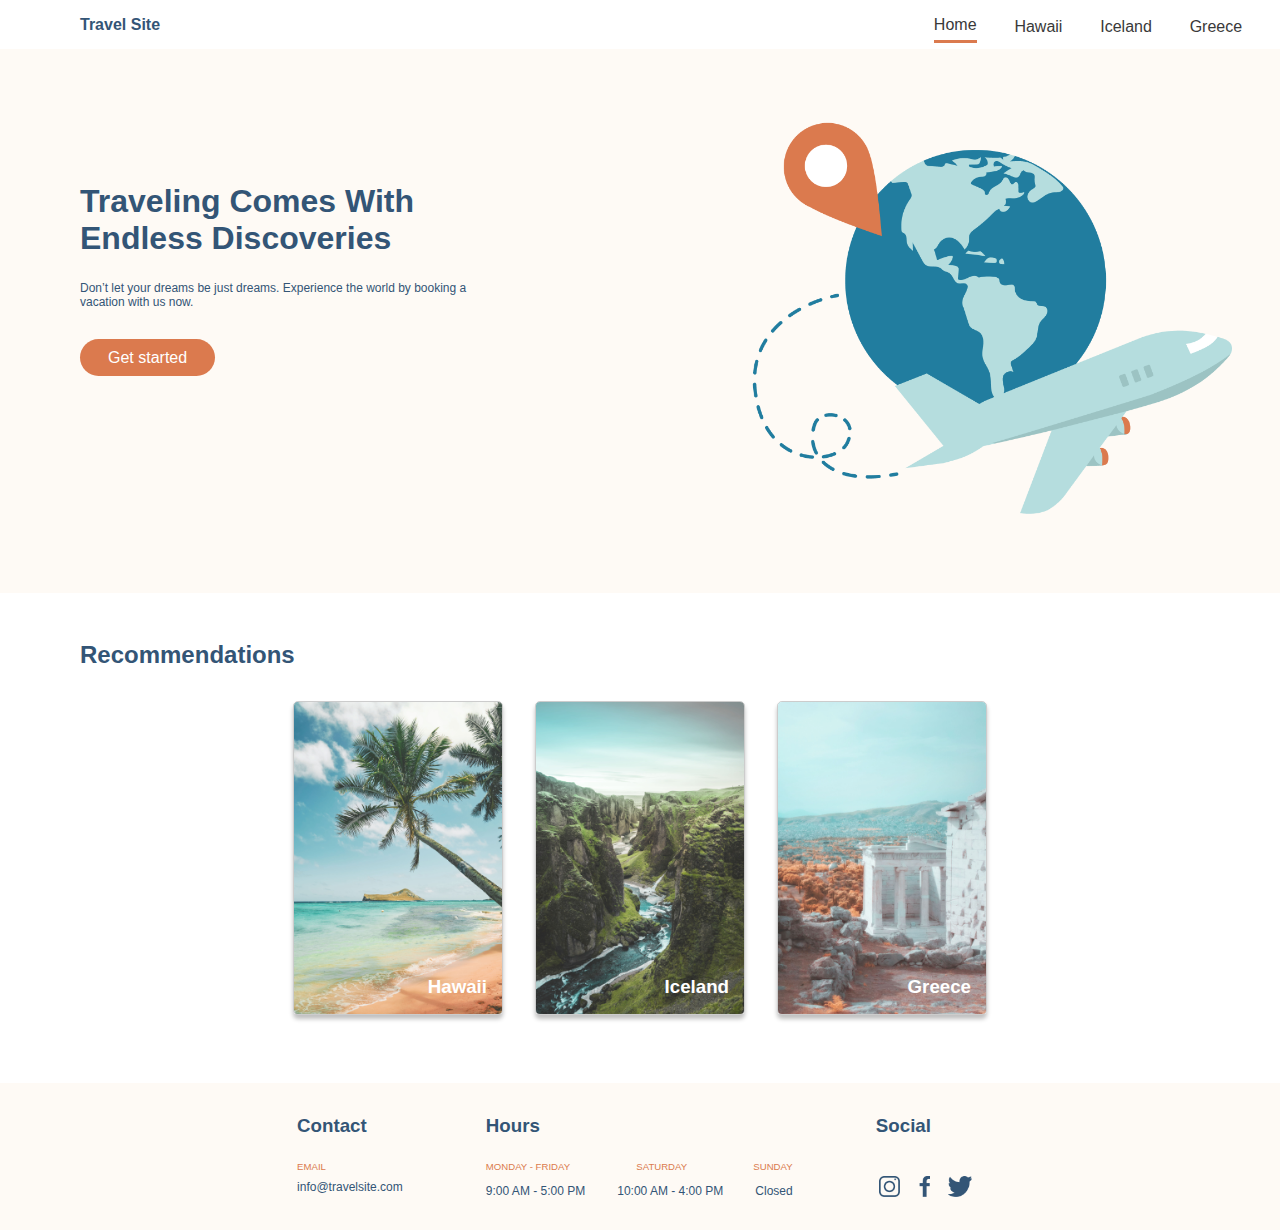
<file: index.html>
<!DOCTYPE html>
<html lang="en">
<head>
    <meta charset="UTF-8">
    <meta http-equiv="X-UA-Compatible" content="IE=edge">
    <meta name="viewport" content="width=device-width, initial-scale=1.0">
    <title>Travel Site</title>
    <link rel="stylesheet" href="./scss/main.css"/>


</head>
<body>
    <!-- top nav start -->
    <nav class="navbar">
                <div class="navbar__heading">
                    <a class="navbar__heading--link" href= "index.html">Travel Site</a>
                </div>
         
        <div class="navbar__list--container">
            <ul class="navbar__list">
                <li class="navbar__list">
                    <a class="navbar__list--link current" href="index.html">Home</a>
                </li>
                <li class="navbar__list">
                    <a class="navbar__list--link" href="pages/hawaii.html">Hawaii</a>
                </li>
                <li class="navbar__list">
                    <a class="navbar__list--link" href="pages/iceland.html">Iceland</a>
                </li>
                <li class="navbar__list">
                    <a class="navbar__list--link" href="pages/greece.html">Greece</a>
                </li>
            </ul>
        </div>
    </nav>
    <!--nav end-->
    <!-- welcome page -->
    <header>
        <div class="welcome-page">
            <div class="welcome-text">
                <h1 class="welcome-text__heading">
                    Traveling Comes With Endless Discoveries
                </h1>
                <p class="welcome-text__p">
                    Don’t let your dreams be just dreams. Experience the world by booking a vacation with us now. 
                </p>                
                <div class="button__container">
                    <a class="button button__shopnow" href="pages/menu.html">Get started</a>
                </div>
            </div>
            
            
            <div class="welcome-page__image--container">
                <img class="welcome-page__image" src="./assets/Images/hero.png" alt="earth destination plane">
            </div>
        </div>
    </header>
    <!--our products-->
    <div class="product-page">
        <h2 class="product-page__title">
            Recommendations
        </h2>
        <div class="card">

                    <div class="card-image__container">
                        <a href="./pages/hawaii.html">
                            <img class="card__image" src="./assets/Images/hawaii.jpg" alt="Hawaii">
                            <h3 class="card__title">Hawaii</h3>

                        </a>
                    </div>
                    
                
                

                    <div class="card-image__container">
                        <a href="./pages/iceland.html">
                            <img class="card__image" src="./assets/Images/iceland.jpg" alt="iceland">
                            <h3 class="card__title">Iceland</h3>
                        </a>
                    </div>
                         
                
                
                
            
                    <div class="card-image__container">
                        <a href="./pages/greece.html">
                            <img class="card__image" src="./assets/Images/greece.jpg" alt="greece">
                            <h3 class="card__title">Greece</h3>
                        </a>
                    <div>

            </div>    
        </div>        
    </div>
    <!--footer-->
    <footer class="footer__container">
        
        <div class="footer__contact">
            <h3 class="footer__title">Contact</h3>
            <p class="footer__day"> EMAIL</p>
            <p class="footer__time">info@travelsite.com</p>
        </div>
        <div class="footer__hours">
            <h3 class="footer__title">Hours</h3>
            <div class="footer-hours--day">
                <p class="footer__day">MONDAY - FRIDAY</p>
                <p class="footer__day">SATURDAY</p>
                <p class="footer__day">SUNDAY</p>
            </div>
            
            <div class="footer-hours--time">
                <p class="footer__time">9:00 AM - 5:00 PM</p>
                <p class="footer__time">10:00 AM - 4:00 PM</p>
                <p class="footer__time">Closed</p>
            </div>
            

              
        </div>
        <div class="footer__social">
            <h3 class="footer__title">Social</h3>
            <a class="footer__social--link" href="www.instagram.com">
                <img class="icon" src="./assets/Images/icon-instagram.png" alt="instagram">
            </a>
            <a class="footer__social--link" href="www.facebook.com">
                <img class="icon" src="./assets/Images/icon-facebook.png" alt="facebook">
            </a>
            <a class="footer__social--link" href="www.twitter.com">
                <img class="icon" src="./assets/Images/icon-twitter.png" alt="twitter">
            </a>
        </div>

    </footer>
    
    

</body>
</html>
</file>
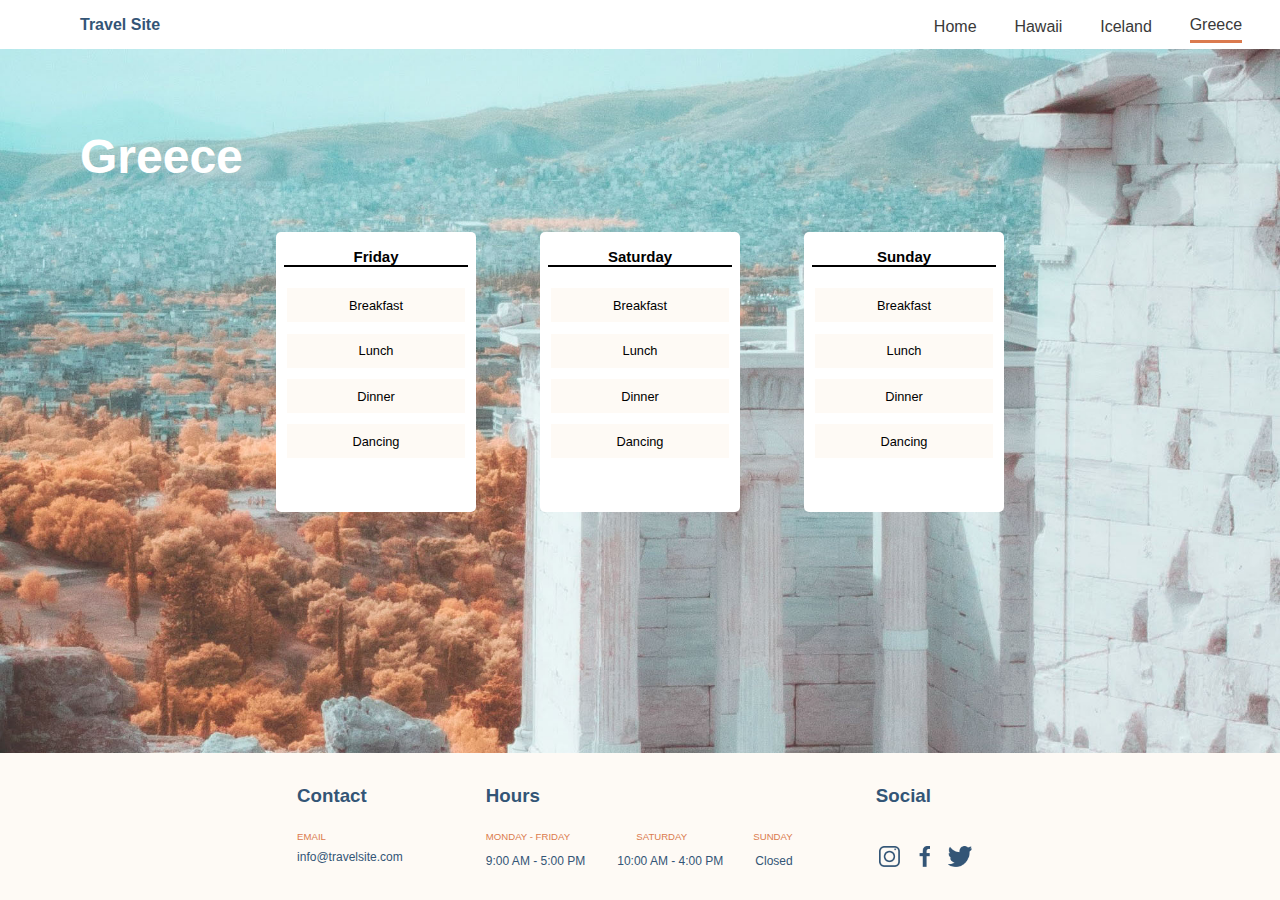
<file: pages/greece.html>
<!DOCTYPE html>
<html lang="en">
<head>
    <meta charset="UTF-8">
    <meta http-equiv="X-UA-Compatible" content="IE=edge">
    <meta name="viewport" content="width=device-width, initial-scale=1.0">
    <title>Greece</title>
    <link rel="stylesheet" href="../scss/destinations.css">
</head>

<body>
<!-- top nav start -->
<nav class="navbar">
    <div class="navbar__heading">
        <a class="navbar__heading--link" href= "../index.html">Travel Site</a>
    </div>

<div class="navbar__list--container">
<ul class="navbar__list">
    <li class="navbar__list">
        <a class="navbar__list--link" href="../index.html">Home</a>
    </li>
    <li class="navbar__list">
        <a class="navbar__list--link " href="hawaii.html">Hawaii</a>
    </li>
    <li class="navbar__list">
        <a class="navbar__list--link" href="iceland.html">Iceland</a>
    </li>
    <li class="navbar__list">
        <a class="navbar__list--link current" href="greece.html">Greece</a>
    </li>
</ul>
</div>
</nav>
<!--nav end-->
<!-- main start -->
<main>    
    <div class="container">
        <img class="background-image" src="../assets/Images/greece.jpg" alt="grece picture">
        <section class="main-text__container">
            <h2 class="title">
                Greece
            </h2>
            
            <div class="card__container">
                <section class="card">
                    <p class="card__title">Friday</p>
                    <ul>
                        <li class="card__food">
                            Breakfast
                        </li>
                        <li class="card__food">
                            Lunch
                        </li>
                        <li class="card__food">
                            Dinner
                        </li>
                        <li class="card__food">
                            Dancing
                        </li>
                </section>
                <section class="card">
                    <p class="card__title">Saturday</p>
                    <ul>
                        <li class="card__food">
                            Breakfast
                        </li>
                        <li class="card__food">
                            Lunch
                        </li>
                        <li class="card__food">
                            Dinner
                        </li>
                        <li class="card__food">
                            Dancing
                        </li>
                </section>
                <section class="card">
                    <p class="card__title">Sunday</p>
                    <ul>
                        <li class="card__food">
                            Breakfast
                        </li>
                        <li class="card__food">
                            Lunch
                        </li>
                        <li class="card__food">
                            Dinner
                        </li>
                        <li class="card__food" >
                            Dancing
                        </li>
                </section>
            </div>
        </section>
    </div>

</main>
<!-- main end -->
   <!--footer-->
   <footer class="footer__container">
        
    <div class="footer__contact">
        <h3 class="footer__title">Contact</h3>
        <p class="footer__day"> EMAIL</p>
        <p class="footer__time">info@travelsite.com</p>
    </div>
    <div class="footer__hours">
        <h3 class="footer__title">Hours</h3>
        <div class="footer-hours--day">
            <p class="footer__day">MONDAY - FRIDAY</p>
            <p class="footer__day">SATURDAY</p>
            <p class="footer__day">SUNDAY</p>
        </div>
        
        <div class="footer-hours--time">
            <p class="footer__time">9:00 AM - 5:00 PM</p>
            <p class="footer__time">10:00 AM - 4:00 PM</p>
            <p class="footer__time">Closed</p>
        </div>
        

          
    </div>
    <div class="footer__social">
        <h3 class="footer__title">Social</h3>
        <a class="footer__social--link" href="www.instagram.com">
            <img class="icon" src="../assets/Images/icon-instagram.png" alt="instagram">
        </a>
        <a class="footer__social--link" href="www.facebook.com">
            <img class="icon" src="../assets/Images/icon-facebook.png" alt="facebook">
        </a>
        <a class="footer__social--link" href="www.twitter.com">
            <img class="icon" src="../assets/Images/icon-twitter.png" alt="twitter">
        </a>
    </div>

</footer>
</body>
</html>
</file>
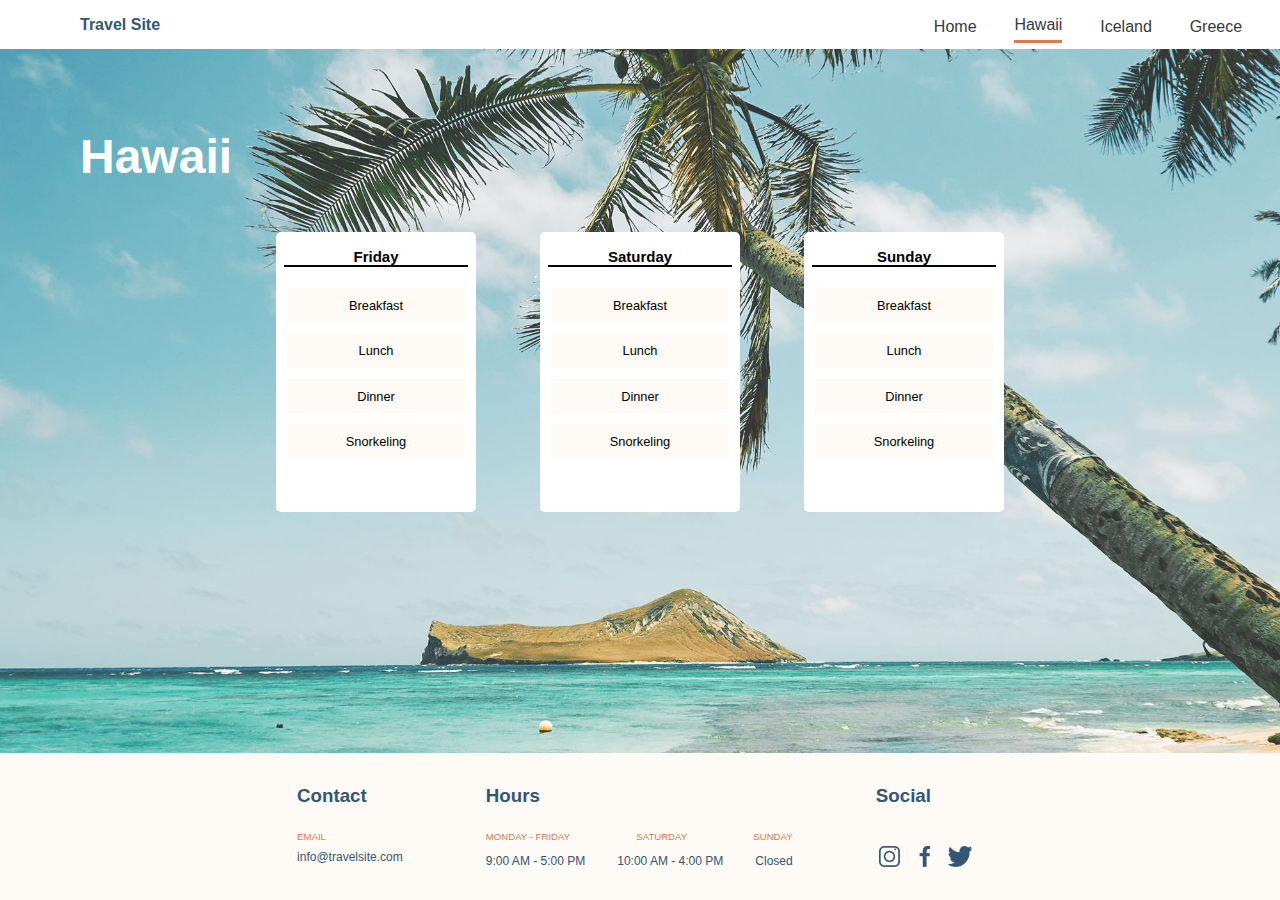
<file: pages/hawaii.html>
<!DOCTYPE html>
<html lang="en">
<head>
    <meta charset="UTF-8">
    <meta http-equiv="X-UA-Compatible" content="IE=edge">
    <meta name="viewport" content="width=device-width, initial-scale=1.0">
    <title>Hawaii</title>
    <link rel="stylesheet" href="../scss/destinations.css">
</head>
<body>
 <!-- top nav start -->
<!-- top nav start -->
<nav class="navbar">
        <div class="navbar__heading">
            <a class="navbar__heading--link" href= "../index.html">Travel Site</a>
        </div>
 
<div class="navbar__list--container">
    <ul class="navbar__list">
        <li class="navbar__list">
            <a class="navbar__list--link" href="../index.html">Home</a>
        </li>
        <li class="navbar__list">
            <a class="navbar__list--link current" href="hawaii.html">Hawaii</a>
        </li>
        <li class="navbar__list">
            <a class="navbar__list--link" href="iceland.html">Iceland</a>
        </li>
        <li class="navbar__list">
            <a class="navbar__list--link" href="greece.html">Greece</a>
        </li>
    </ul>
</div>
</nav>
<!--nav end-->

<!-- main start -->
<main>    
    <div class="container">
        <img class="background-image" src="../assets/Images/hawaii.jpg" alt="HAWAII picture">
        <section class="main-text__container">
            <h2 class="title">
                Hawaii
            </h2>
            
            <div class="card__container">
                <section class="card">
                    <p class="card__title">Friday</p>
                    <ul>
                        <li class="card__food">
                            Breakfast
                        </li>
                        <li class="card__food">
                            Lunch
                        </li>
                        <li class="card__food">
                            Dinner
                        </li>
                        <li class="card__food">
                            Snorkeling
                        </li>
                </section>
                <section class="card">
                    <p class="card__title">Saturday</p>
                    <ul>
                        <li class="card__food">
                            Breakfast
                        </li>
                        <li class="card__food">
                            Lunch
                        </li>
                        <li class="card__food">
                            Dinner
                        </li>
                        <li class="card__food">
                            Snorkeling
                        </li>
                </section>
                <section class="card">
                    <p class="card__title">Sunday</p>
                    <ul>
                        <li class="card__food">
                            Breakfast
                        </li>
                        <li class="card__food">
                            Lunch
                        </li>
                        <li class="card__food">
                            Dinner
                        </li>
                        <li class="card__food" >
                            Snorkeling
                        </li>
                </section>
            </div>
        </section>
    </div>

</main>
<!-- main end -->
   <!--footer-->
   <footer class="footer__container">
        
    <div class="footer__contact">
        <h3 class="footer__title">Contact</h3>
        <p class="footer__day"> EMAIL</p>
        <p class="footer__time">info@travelsite.com</p>
    </div>
    <div class="footer__hours">
        <h3 class="footer__title">Hours</h3>
        <div class="footer-hours--day">
            <p class="footer__day">MONDAY - FRIDAY</p>
            <p class="footer__day">SATURDAY</p>
            <p class="footer__day">SUNDAY</p>
        </div>
        
        <div class="footer-hours--time">
            <p class="footer__time">9:00 AM - 5:00 PM</p>
            <p class="footer__time">10:00 AM - 4:00 PM</p>
            <p class="footer__time">Closed</p>
        </div>
        

          
    </div>
    <div class="footer__social">
        <h3 class="footer__title">Social</h3>
        <a class="footer__social--link" href="www.instagram.com">
            <img class="icon" src="../assets/Images/icon-instagram.png" alt="instagram">
        </a>
        <a class="footer__social--link" href="www.facebook.com">
            <img class="icon" src="../assets/Images/icon-facebook.png" alt="facebook">
        </a>
        <a class="footer__social--link" href="www.twitter.com">
            <img class="icon" src="../assets/Images/icon-twitter.png" alt="twitter">
        </a>
    </div>

</footer>

</body>
</html>
</file>
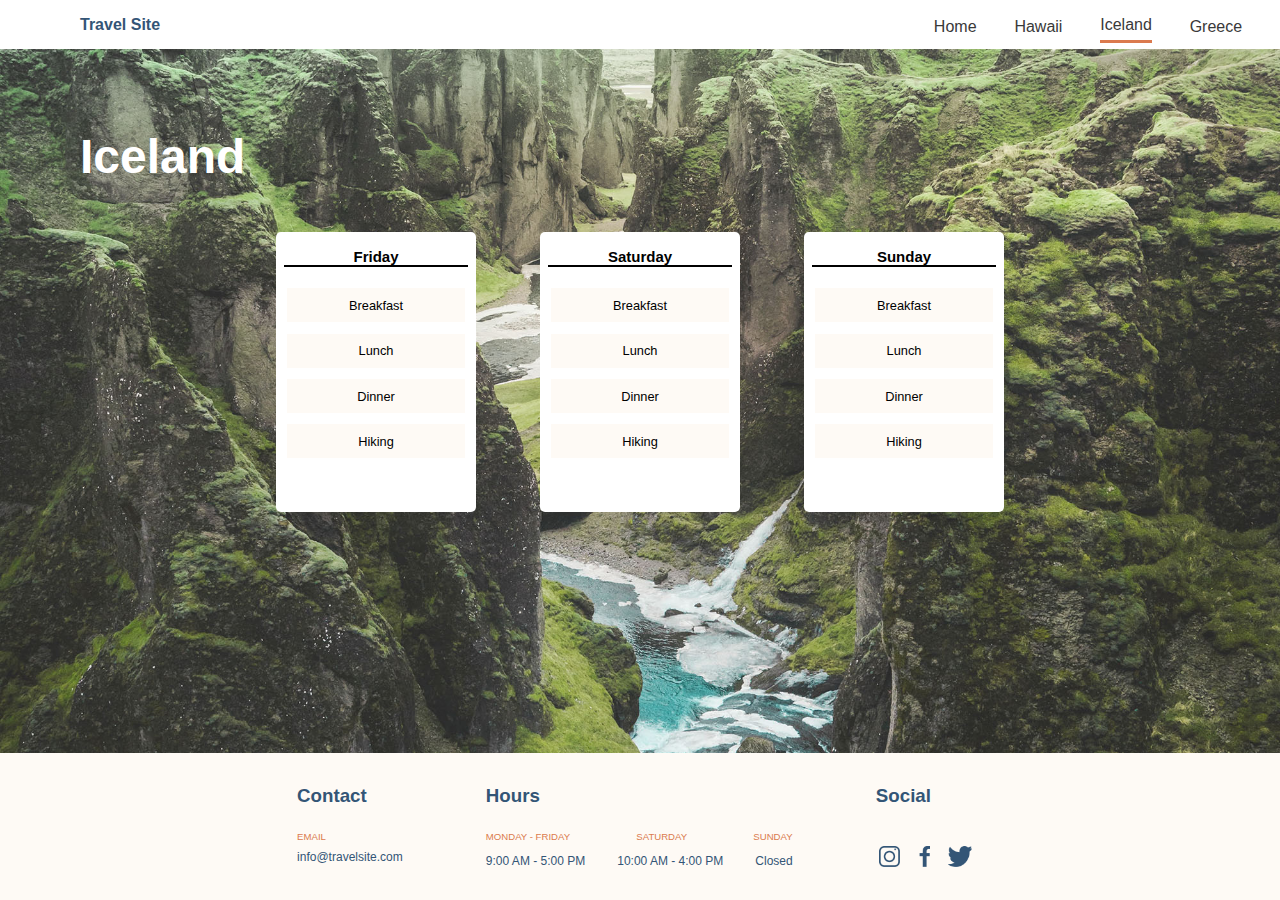
<file: pages/iceland.html>
<!DOCTYPE html>
<html lang="en">
<head>
    <meta charset="UTF-8">
    <meta http-equiv="X-UA-Compatible" content="IE=edge">
    <meta name="viewport" content="width=device-width, initial-scale=1.0">
    <title>Iceland</title>
    <link rel="stylesheet" href="../scss/destinations.css">
    <link rel="stylesheet" href="../scss/partials/_global.scss">
</head>
<body>
<!-- top nav start -->
<nav class="navbar">
    <div class="navbar__heading">
        <a class="navbar__heading--link" href= "../index.html">Travel Site</a>
    </div>

<div class="navbar__list--container">
<ul class="navbar__list">
    <li class="navbar__list">
        <a class="navbar__list--link" href="../index.html">Home</a>
    </li>
    <li class="navbar__list">
        <a class="navbar__list--link " href="hawaii.html">Hawaii</a>
    </li>
    <li class="navbar__list">
        <a class="navbar__list--link current" href="iceland.html">Iceland</a>
    </li>
    <li class="navbar__list">
        <a class="navbar__list--link" href="greece.html">Greece</a>
    </li>
</ul>
</div>
</nav>
<!--nav end-->
<!-- main start -->
<main>    
    <div class="container">
        <img class="background-image" src="../assets/Images/iceland.jpg" alt="HAWAII picture">
        <section class="main-text__container">
            <h2 class="title">
                Iceland
            </h2>
            
            <div class="card__container">
                <section class="card">
                    <p class="card__title">Friday</p>
                    <ul>
                        <li class="card__food">
                            Breakfast
                        </li>
                        <li class="card__food">
                            Lunch
                        </li>
                        <li class="card__food">
                            Dinner
                        </li>
                        <li class="card__food">
                            Hiking
                        </li>
                </section>
                <section class="card">
                    <p class="card__title">Saturday</p>
                    <ul>
                        <li class="card__food">
                            Breakfast
                        </li>
                        <li class="card__food">
                            Lunch
                        </li>
                        <li class="card__food">
                            Dinner
                        </li>
                        <li class="card__food">
                            Hiking
                        </li>
                </section>
                <section class="card">
                    <p class="card__title">Sunday</p>
                    <ul>
                        <li class="card__food">
                            Breakfast
                        </li>
                        <li class="card__food">
                            Lunch
                        </li>
                        <li class="card__food">
                            Dinner
                        </li>
                        <li class="card__food" >
                            Hiking
                        </li>
                </section>
            </div>
        </section>
    </div>

</main>
<!-- main end -->
   <!--footer-->
   <footer class="footer__container">
        
    <div class="footer__contact">
        <h3 class="footer__title">Contact</h3>
        <p class="footer__day"> EMAIL</p>
        <p class="footer__time">info@travelsite.com</p>
    </div>
    <div class="footer__hours">
        <h3 class="footer__title">Hours</h3>
        <div class="footer-hours--day">
            <p class="footer__day">MONDAY - FRIDAY</p>
            <p class="footer__day">SATURDAY</p>
            <p class="footer__day">SUNDAY</p>
        </div>
        
        <div class="footer-hours--time">
            <p class="footer__time">9:00 AM - 5:00 PM</p>
            <p class="footer__time">10:00 AM - 4:00 PM</p>
            <p class="footer__time">Closed</p>
        </div>
        

          
    </div>
    <div class="footer__social">
        <h3 class="footer__title">Social</h3>
        <a class="footer__social--link" href="www.instagram.com">
            <img class="icon" src="../assets/Images/icon-instagram.png" alt="instagram">
        </a>
        <a class="footer__social--link" href="www.facebook.com">
            <img class="icon" src="../assets/Images/icon-facebook.png" alt="facebook">
        </a>
        <a class="footer__social--link" href="www.twitter.com">
            <img class="icon" src="../assets/Images/icon-twitter.png" alt="twitter">
        </a>
    </div>

</footer>
</body>
</html>
</file>
<file: scss/main.css>
ul {
  list-style-type: none;
  padding: 0;
}

a {
  text-decoration: none;
}

body {
  font-family: Verdana, Geneva, Tahoma, sans-serif;
  margin: 0;
}

p {
  font-size: 0.75rem;
}

.navbar {
  background-color: #ffffff;
  display: flex;
}
.navbar__heading {
  margin-right: auto;
  display: flex;
  align-items: center;
}
.navbar__heading--link {
  color: #335576;
  font-weight: bold;
  margin-left: 5rem;
}
.navbar__list {
  color: #393939;
  display: flex;
  justify-content: space-evenly;
  align-items: center;
  margin-bottom: 0.2rem;
}
.navbar__list--container {
  width: 24rem;
}
.navbar__list--link {
  color: #393939;
  padding-bottom: 6px;
}

.current {
  border-bottom: solid 3px #db7a4e;
}

.footer__container {
  display: flex;
  justify-content: center;
  background-color: #fefaf5;
}
.footer__hours {
  margin: 0 4%;
}
.footer-hours--day {
  display: flex;
  justify-content: space-between;
}
.footer-hours--time {
  display: flex;
  justify-content: space-between;
}
.footer__day {
  color: #db7a4e;
  margin: 1.5rem 2rem 0.2rem 0;
  font-size: 0.6rem;
}
.footer__time {
  margin: 0.5rem 2rem 2rem 0;
  color: #335576;
}
.footer__title {
  margin: 2rem 0 0 0;
  color: #335576;
}
.footer__social--link {
  margin: 0 0.2rem;
}

.icon {
  height: 1.3rem;
  margin-top: 2.4rem;
  margin-right: 0.5rem;
}

.welcome-page {
  background-color: #fefaf5;
  height: 34rem;
  position: relative;
}
.welcome-text {
  position: absolute;
  left: 5rem;
  top: 7rem;
}
.welcome-text__heading {
  margin-bottom: 1.5rem;
  width: 29rem;
  color: #335576;
}
.welcome-text__p {
  width: 77%;
  margin-bottom: 2.5rem;
  color: #335576;
}

.welcome-page__image--container {
  display: flex;
  justify-content: flex-end;
}
.welcome-page__image {
  width: 30rem;
  padding: 4rem;
  position: absolute;
  right: -1rem;
}

.product-page__title {
  color: #335576;
  margin: 3rem 0 2rem 5rem;
}

.card {
  display: flex;
  justify-content: center;
}
.card-image__container {
  margin: 0 1rem 4rem 1rem;
  position: relative;
}
.card__image {
  width: 13rem;
  box-shadow: 0px 4px 4px 0px rgba(0, 0, 0, 0.25);
  border-radius: 5px;
  border: 1px solid rgba(0, 0, 0, 0.2);
}
.card__title {
  color: #ffffff;
  position: absolute;
  top: 16rem;
  right: 1rem;
}

.button {
  background-color: #db7a4e;
  color: white;
  padding: 10px 28px;
  border-radius: 2rem;
}
.button__container--viewall {
  display: flex;
  justify-content: center;
  margin-top: 3.3rem;
}
.button__container--viewall-div {
  position: relative;
  border: #393939 solid 2px;
  width: 173px;
  height: 53px;
  top: -5px;
  right: 181px;
}/*# sourceMappingURL=main.css.map */
</file>
<file: scss/destinations.css>
ul {
  list-style-type: none;
  padding: 0;
}

a {
  text-decoration: none;
}

body {
  font-family: Verdana, Geneva, Tahoma, sans-serif;
  margin: 0;
}

p {
  font-size: 0.75rem;
}

.navbar {
  background-color: #ffffff;
  display: flex;
}
.navbar__heading {
  margin-right: auto;
  display: flex;
  align-items: center;
}
.navbar__heading--link {
  color: #335576;
  font-weight: bold;
  margin-left: 5rem;
}
.navbar__list {
  color: #393939;
  display: flex;
  justify-content: space-evenly;
  align-items: center;
  margin-bottom: 0.2rem;
}
.navbar__list--container {
  width: 24rem;
}
.navbar__list--link {
  color: #393939;
  padding-bottom: 6px;
}

.current {
  border-bottom: solid 3px #db7a4e;
}

.footer__container {
  display: flex;
  justify-content: center;
  background-color: #fefaf5;
}
.footer__hours {
  margin: 0 4%;
}
.footer-hours--day {
  display: flex;
  justify-content: space-between;
}
.footer-hours--time {
  display: flex;
  justify-content: space-between;
}
.footer__day {
  color: #db7a4e;
  margin: 1.5rem 2rem 0.2rem 0;
  font-size: 0.6rem;
}
.footer__time {
  margin: 0.5rem 2rem 2rem 0;
  color: #335576;
}
.footer__title {
  margin: 2rem 0 0 0;
  color: #335576;
}
.footer__social--link {
  margin: 0 0.2rem;
}

.icon {
  height: 1.3rem;
  margin-top: 2.4rem;
  margin-right: 0.5rem;
}

.container {
  position: relative;
  height: 44rem;
  display: flex;
}

.background-image {
  width: 100%;
  -o-object-fit: cover;
     object-fit: cover;
}

.main-text__container {
  position: absolute;
  width: 100%;
}
.main-text__container .title {
  margin: 5rem 5rem 3rem;
  font-size: 3rem;
  color: white;
}

.card__container {
  display: flex;
  justify-content: center;
}

.card {
  background-color: #ffffff;
  width: 11.5rem;
  height: 16.5rem;
  margin: 0 2rem;
  text-align: center;
  padding: 0.5rem;
  border-radius: 5px;
}
.card__title {
  font-size: 15px;
  border-bottom: solid 2px black;
  font-weight: bold;
  margin: 0.5rem 0 1.3rem;
}
.card__food {
  font-size: 1vw;
  background-color: #fefaf5;
  padding: 0.6rem 1rem;
  margin: 0.7rem 0.2rem;
}/*# sourceMappingURL=destinations.css.map */
</file>
